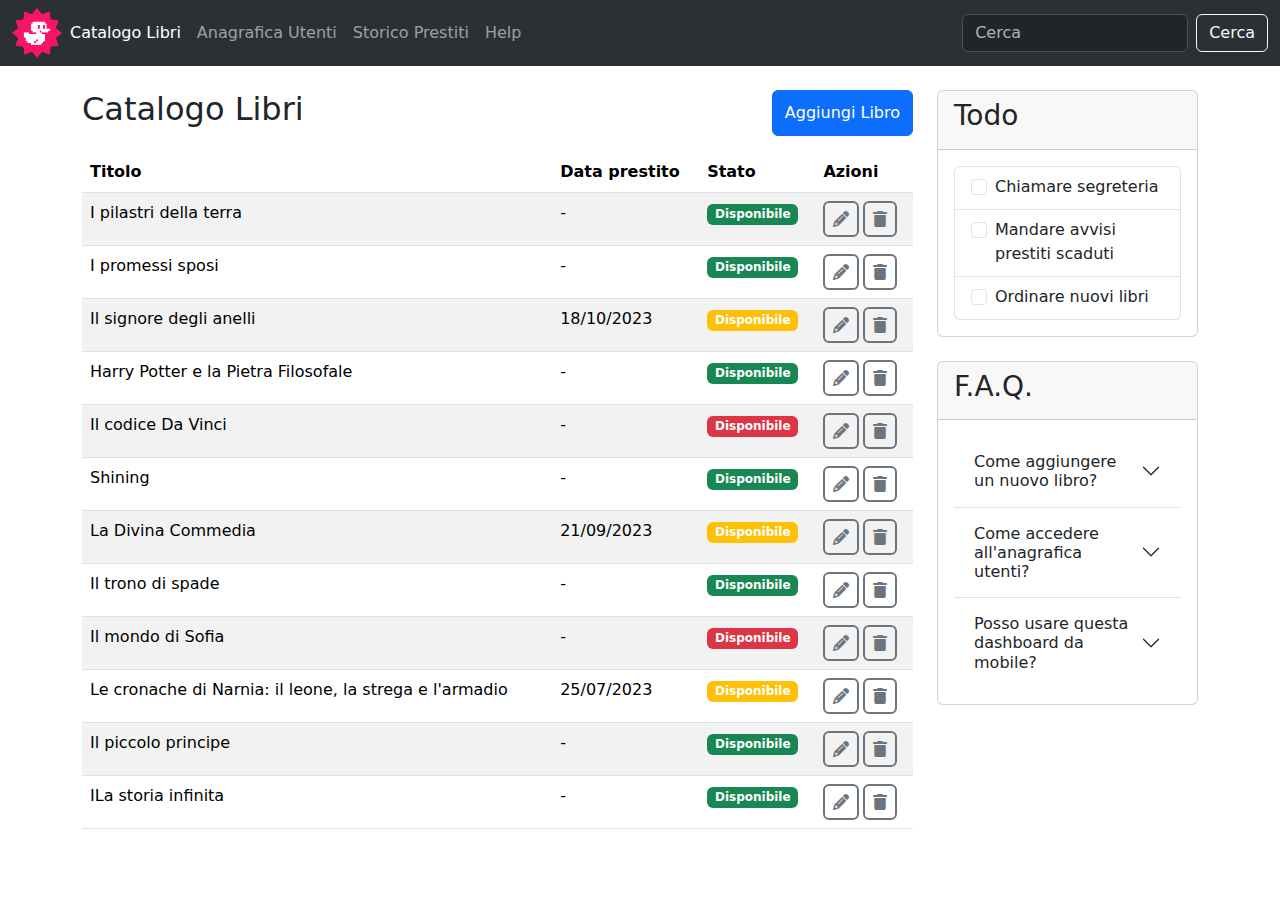
<file: index.html>
<!DOCTYPE html>
<html lang="en">
<head>
    <meta charset="UTF-8">
    <meta name="viewport" content="width=device-width, initial-scale=1.0">
    <title>Catalogo Libri</title>
    <link href="https://cdn.jsdelivr.net/npm/bootstrap@5.3.3/dist/css/bootstrap.min.css" rel="stylesheet" integrity="sha384-QWTKZyjpPEjISv5WaRU9OFeRpok6YctnYmDr5pNlyT2bRjXh0JMhjY6hW+ALEwIH" crossorigin="anonymous">
    <!-- Font Awesome -->
    <link rel="stylesheet" href="https://cdnjs.cloudflare.com/ajax/libs/font-awesome/6.7.2/css/all.min.css" integrity="sha512-Evv84Mr4kqVGRNSgIGL/F/aIDqQb7xQ2vcrdIwxfjThSH8CSR7PBEakCr51Ck+w+/U6swU2Im1vVX0SVk9ABhg==" crossorigin="anonymous" referrerpolicy="no-referrer" />
</head>
<body>
    <header>
        <nav class="navbar navbar-expand-md bg-body-tertiary mb-4" data-bs-theme="dark">
            <div class="container-fluid">
                <img src="./img/duck.png" alt="Bootstrap" width="50">
              <button class="navbar-toggler" type="button" data-bs-toggle="collapse" data-bs-target="#navbarSupportedContent" aria-controls="navbarSupportedContent" aria-expanded="false" aria-label="Toggle navigation">
                <span class="navbar-toggler-icon"></span>
              </button>
              <div class="collapse navbar-collapse" id="navbarSupportedContent">
                <ul class="navbar-nav me-auto mb-2 mb-lg-0">
                  <li class="nav-item">
                    <a class="nav-link active" aria-current="page" href="#">Catalogo Libri</a>
                  </li>
                  <li class="nav-item">
                    <a class="nav-link" aria-current="page" href="#">Anagrafica Utenti</a>
                  </li>
                  <li class="nav-item">
                    <a class="nav-link" aria-current="page" href="#">Storico Prestiti</a>
                  </li>
                  <li class="nav-item">
                    <a class="nav-link" aria-current="page" href="#">Help</a>
                  </li>
                </ul>
                <form class="d-flex" role="search">
                  <input class="form-control me-2" type="search" placeholder="Cerca" aria-label="Search">
                  <button class="btn btn-outline-light" type="submit">Cerca</button>
                </form>
              </div>
            </div>
          </nav>
    </header>
    <main>
        <div class="container">
            <div class="row">
                <div class="col-lg-9 col-md-12">
                    <div class="row">
                        <div class="col-12 d-flex justify-content-between mb-3">
                            <h2>Catalogo Libri</h2>
                            <button type="button" class="btn btn-primary">Aggiungi Libro</button>
                        </div>
                    </div>
                    <div class="row">
                        <div class="col-12">
                            <table class="table table-striped" id="book-table">
                                <thead>
                                  <tr>
                                    <th scope="col">Titolo</th>
                                    <th scope="col" class="d-none d-md-table-cell">Data prestito</th>
                                    <th scope="col">Stato</th>
                                    <th scope="col">Azioni</th>
                                  </tr>
                                </thead>
                                <tbody>
                                  <tr>
                                    <td >I pilastri della terra</td>
                                    <td class="d-none d-md-table-cell">-</td>
                                    <td>
                                        <span class="badge text-bg-success">Disponibile</span>
                                    </td>
                                    <td>
                                        <div class="row">
                                            <div class="col-12 text-secondary d-flex">
                                                <i class="fa-solid fa-pencil p-2 me-1 border border-secondary border-2 rounded"></i>
                                                <i class="fa-solid fa-trash p-2 border border-secondary border-2 rounded"></i>
                                            </div>
                                        </div>
                                    </td>
                                  </tr>
                                  <tr>
                                    <td>I promessi sposi</td>
                                    <td class="d-none d-md-table-cell">-</td>
                                    <td>
                                        <span class="badge text-bg-success">Disponibile</span>
                                    </td>
                                    <td>
                                        <div class="row">
                                            <div class="col-12 text-secondary d-flex">
                                                <i class="fa-solid fa-pencil p-2 me-1 border border-secondary border-2 rounded"></i>
                                                <i class="fa-solid fa-trash p-2 border border-secondary border-2 rounded"></i>
                                            </div>
                                        </div>
                                    </td>
                                  </tr>
                                  <tr>
                                    <td>Il signore degli anelli</td>
                                    <td class="d-none d-md-table-cell">18/10/2023</td>
                                    <td>
                                        <span class="badge text-bg-warning text-white text-white">Disponibile</span>
                                    </td>
                                    <td>
                                        <div class="row">
                                            <div class="col-12 text-secondary d-flex">
                                                <i class="fa-solid fa-pencil p-2 me-1 border border-secondary border-2 rounded"></i>
                                                <i class="fa-solid fa-trash p-2 border border-secondary border-2 rounded"></i>
                                            </div>
                                        </div>
                                    </td>
                                  </tr>
                                  <tr>
                                    <td>Harry Potter e la Pietra Filosofale</td>
                                    <td class="d-none d-md-table-cell">-</td>
                                    <td>
                                        <span class="badge text-bg-success">Disponibile</span>
                                    </td>
                                    <td>
                                        <div class="row">
                                            <div class="col-12 text-secondary d-flex">
                                                <i class="fa-solid fa-pencil p-2 me-1 border border-secondary border-2 rounded"></i>
                                                <i class="fa-solid fa-trash p-2 border border-secondary border-2 rounded"></i>
                                            </div>
                                        </div>
                                    </td>
                                  </tr>
                                  <tr>
                                    <td>Il codice Da Vinci</td>
                                    <td class="d-none d-md-table-cell">-</td>
                                    <td>
                                        <span class="badge text-bg-danger">Disponibile</span>
                                    </td>
                                    <td>
                                        <div class="row">
                                            <div class="col-12 text-secondary d-flex">
                                                <i class="fa-solid fa-pencil p-2 me-1 border border-secondary border-2 rounded"></i>
                                                <i class="fa-solid fa-trash p-2 border border-secondary border-2 rounded"></i>
                                            </div>
                                        </div>
                                    </td>
                                  </tr>
                                  <tr>
                                    <td>Shining</td>
                                    <td class="d-none d-md-table-cell">-</td>
                                    <td>
                                        <span class="badge text-bg-success">Disponibile</span>
                                    </td>
                                    <td>
                                        <div class="row">
                                            <div class="col-12 text-secondary d-flex">
                                                <i class="fa-solid fa-pencil p-2 me-1 border border-secondary border-2 rounded"></i>
                                                <i class="fa-solid fa-trash p-2 border border-secondary border-2 rounded"></i>
                                            </div>
                                        </div>
                                    </td>
                                  </tr>
                                  <tr>
                                    <td>La Divina Commedia</td>
                                    <td class="d-none d-md-table-cell">21/09/2023</td>
                                    <td>
                                        <span class="badge text-bg-warning text-white">Disponibile</span>
                                    </td>
                                    <td>
                                        <div class="row">
                                            <div class="col-12 text-secondary d-flex">
                                                <i class="fa-solid fa-pencil p-2 me-1 border border-secondary border-2 rounded"></i>
                                                <i class="fa-solid fa-trash p-2 border border-secondary border-2 rounded"></i>
                                            </div>
                                        </div>
                                    </td>
                                  </tr>
                                  <tr>
                                    <td>Il trono di spade</td>
                                    <td class="d-none d-md-table-cell">-</td>
                                    <td>
                                        <span class="badge text-bg-success">Disponibile</span>
                                    </td>
                                    <td>
                                        <div class="row">
                                            <div class="col-12 text-secondary d-flex">
                                                <i class="fa-solid fa-pencil p-2 me-1 border border-secondary border-2 rounded"></i>
                                                <i class="fa-solid fa-trash p-2 border border-secondary border-2 rounded"></i>
                                            </div>
                                        </div>
                                    </td>
                                  </tr>
                                  <tr>
                                    <td>Il mondo di Sofia</td>
                                    <td class="d-none d-md-table-cell">-</td>
                                    <td>
                                        <span class="badge text-bg-danger">Disponibile</span>
                                    </td>
                                    <td>
                                        <div class="row">
                                            <div class="col-12 text-secondary d-flex">
                                                <i class="fa-solid fa-pencil p-2 me-1 border border-secondary border-2 rounded"></i>
                                                <i class="fa-solid fa-trash p-2 border border-secondary border-2 rounded"></i>
                                            </div>
                                        </div>
                                    </td>
                                  </tr>
                                  <tr>
                                    <td>Le cronache di Narnia: il leone, la strega e l'armadio</td>
                                    <td class="d-none d-md-table-cell">25/07/2023</td>
                                    <td>
                                        <span class="badge text-bg-warning text-white">Disponibile</span>
                                    </td>
                                    <td>
                                        <div class="row">
                                            <div class="col-12 text-secondary d-flex">
                                                <i class="fa-solid fa-pencil p-2 me-1 border border-secondary border-2 rounded"></i>
                                                <i class="fa-solid fa-trash p-2 border border-secondary border-2 rounded"></i>
                                            </div>
                                        </div>
                                    </td>
                                  </tr>
                                  <tr>
                                    <td>Il piccolo principe</td>
                                    <td class="d-none d-md-table-cell">-</td>
                                    <td>
                                        <span class="badge text-bg-success">Disponibile</span>
                                    </td>
                                    <td>
                                        <div class="row">
                                            <div class="col-12 text-secondary d-flex">
                                                <i class="fa-solid fa-pencil p-2 me-1 border border-secondary border-2 rounded"></i>
                                                <i class="fa-solid fa-trash p-2 border border-secondary border-2 rounded"></i>
                                            </div>
                                        </div>
                                    </td>
                                  </tr>
                                  <tr>
                                    <td>ILa storia infinita</td>
                                    <td class="d-none d-md-table-cell">-</td>
                                    <td>
                                        <span class="badge text-bg-success">Disponibile</span>
                                    </td>
                                    <td>
                                        <div class="row">
                                            <div class="col-12 text-secondary d-flex">
                                                <i class="fa-solid fa-pencil p-2 me-1 border border-secondary border-2 rounded"></i>
                                                <i class="fa-solid fa-trash p-2 border border-secondary border-2 rounded"></i>
                                            </div>
                                        </div>
                                    </td>
                                  </tr>

                                </tbody>
                              </table>
                        </div>
                    </div>
                </div>
                <div class="col-lg-3 col-md-12">
                    <div class="card">
                        <div class="card-header">
                            <h3>Todo</h3>
                        </div>
                        <div class="card-body">
                            <ul class="list-group">
                                <li class="list-group-item"> 
                                    <div class="form-check">
                                        <input class="form-check-input" type="checkbox" value="" id="flexCheckDefault">
                                        <label class="form-check-label" for="flexCheckDefault">
                                            Chiamare segreteria
                                        </label>
                                    </div>
                                </li>
                                <li class="list-group-item"> 
                                    <div class="form-check">
                                        <input class="form-check-input" type="checkbox" value="" id="flexCheckDefault">
                                        <label class="form-check-label" for="flexCheckDefault">
                                            Mandare avvisi prestiti scaduti
                                        </label>
                                    </div>
                                </li>
                                <li class="list-group-item"> 
                                    <div class="form-check">
                                        <input class="form-check-input" type="checkbox" value="" id="flexCheckDefault">
                                        <label class="form-check-label" for="flexCheckDefault">
                                            Ordinare nuovi libri
                                        </label>
                                    </div>
                                </li>
                              </ul>
                              
                        </div>
                    </div>
                    <div class="card mt-4">
                        <div class="card-header">
                            <h3>F.A.Q.</h3>
                        </div>
                        <div class="card-body">
                            <div class="accordion accordion-flush" id="accordionExample">
                                <div class="accordion-item">
                                  <h2 class="accordion-header">
                                    <button class="accordion-button collapsed" type="button" data-bs-toggle="collapse" data-bs-target="#collapseOne" aria-expanded="false" aria-controls="collapseOne">
                                      Come aggiungere un nuovo libro?
                                    </button>
                                  </h2>
                                  <div id="collapseOne" class="accordion-collapse collapse" data-bs-parent="#accordionExample">
                                    <div class="accordion-body">
                                      <strong>This is the first item's accordion body.</strong> It is shown by default, until the collapse plugin adds the appropriate classes that we use to style each element. These classes control the overall appearance, as well as the showing and hiding via CSS transitions. You can modify any of this with custom CSS or overriding our default variables. It's also worth noting that just about any HTML can go within the <code>.accordion-body</code>, though the transition does limit overflow.
                                    </div>
                                  </div>
                                </div>
                                <div class="accordion-item">
                                  <h2 class="accordion-header">
                                    <button class="accordion-button collapsed" type="button" data-bs-toggle="collapse" data-bs-target="#collapseTwo" aria-expanded="false" aria-controls="collapseTwo">
                                      Come accedere all'anagrafica utenti?
                                    </button>
                                  </h2>
                                  <div id="collapseTwo" class="accordion-collapse collapse" data-bs-parent="#accordionExample">
                                    <div class="accordion-body">
                                      <strong>This is the second item's accordion body.</strong> It is hidden by default, until the collapse plugin adds the appropriate classes that we use to style each element. These classes control the overall appearance, as well as the showing and hiding via CSS transitions. You can modify any of this with custom CSS or overriding our default variables. It's also worth noting that just about any HTML can go within the <code>.accordion-body</code>, though the transition does limit overflow.
                                    </div>
                                  </div>
                                </div>
                                <div class="accordion-item">
                                  <h2 class="accordion-header">
                                    <button class="accordion-button collapsed" type="button" data-bs-toggle="collapse" data-bs-target="#collapseThree" aria-expanded="false" aria-controls="collapseThree">
                                      Posso usare questa dashboard da mobile?
                                    </button>
                                  </h2>
                                  <div id="collapseThree" class="accordion-collapse collapse" data-bs-parent="#accordionExample">
                                    <div class="accordion-body">
                                      <strong>This is the third item's accordion body.</strong> It is hidden by default, until the collapse plugin adds the appropriate classes that we use to style each element. These classes control the overall appearance, as well as the showing and hiding via CSS transitions. You can modify any of this with custom CSS or overriding our default variables. It's also worth noting that just about any HTML can go within the <code>.accordion-body</code>, though the transition does limit overflow.
                                    </div>
                                  </div>
                                </div>
                              </div>   
                        </div>
                      </div>
                </div>
            </div>
        </div>
    </main>













    <script src="https://cdn.jsdelivr.net/npm/bootstrap@5.3.3/dist/js/bootstrap.bundle.min.js" integrity="sha384-YvpcrYf0tY3lHB60NNkmXc5s9fDVZLESaAA55NDzOxhy9GkcIdslK1eN7N6jIeHz" crossorigin="anonymous"></script>
</body>
</html>
</file>
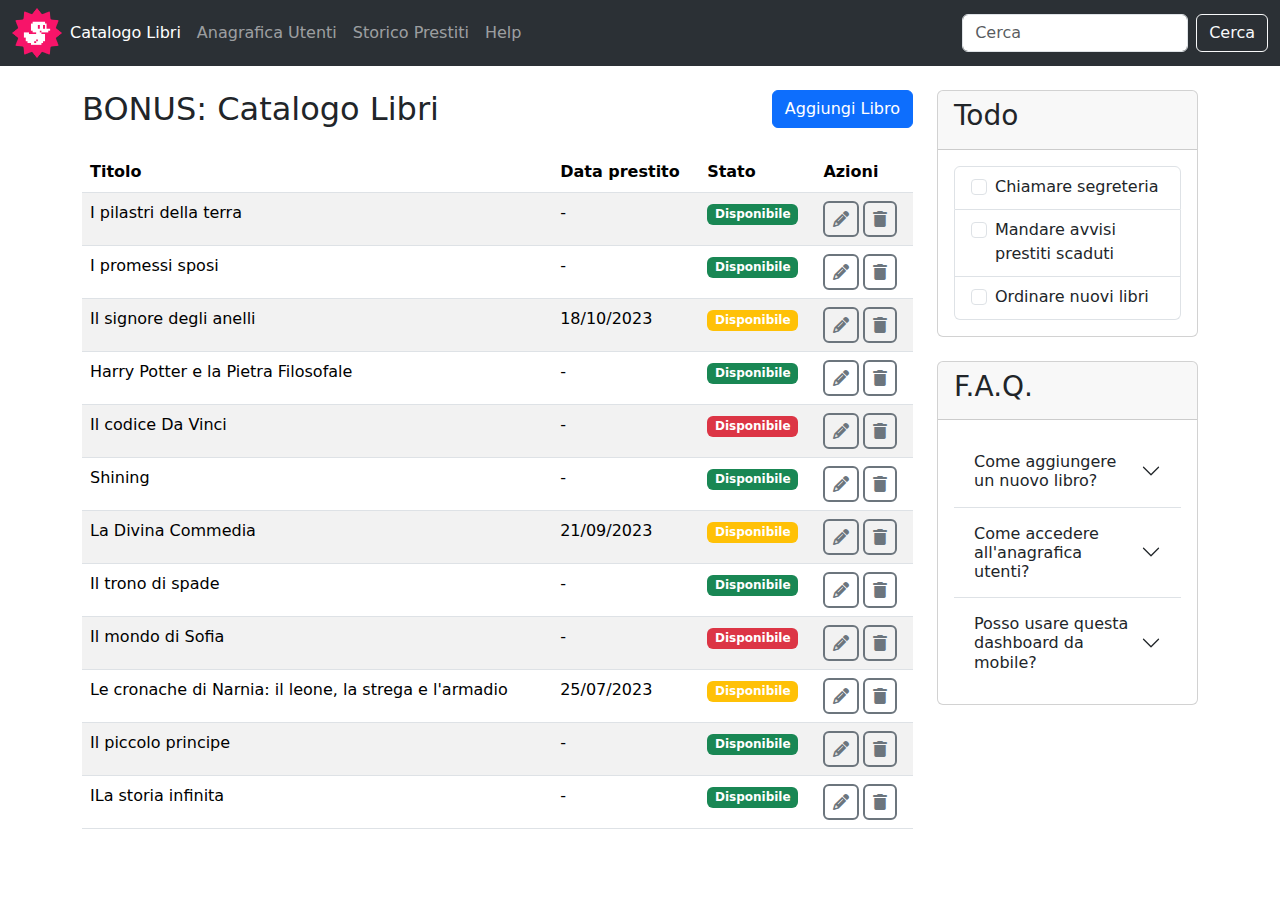
<file: bonus/index.html>
<!DOCTYPE html>
<html lang="en">
<head>
    <meta charset="UTF-8">
    <meta name="viewport" content="width=device-width, initial-scale=1.0">
    <title>BONUS: Catalogo Libri</title>
    <link href="https://cdn.jsdelivr.net/npm/bootstrap@5.3.3/dist/css/bootstrap.min.css" rel="stylesheet" integrity="sha384-QWTKZyjpPEjISv5WaRU9OFeRpok6YctnYmDr5pNlyT2bRjXh0JMhjY6hW+ALEwIH" crossorigin="anonymous">
    <!-- Font Awesome -->
    <link rel="stylesheet" href="https://cdnjs.cloudflare.com/ajax/libs/font-awesome/6.7.2/css/all.min.css" integrity="sha512-Evv84Mr4kqVGRNSgIGL/F/aIDqQb7xQ2vcrdIwxfjThSH8CSR7PBEakCr51Ck+w+/U6swU2Im1vVX0SVk9ABhg==" crossorigin="anonymous" referrerpolicy="no-referrer" />
</head>
<body>
    <header>
        <nav class="navbar navbar-expand-md bg-body-tertiary mb-4" data-bs-theme="dark">
            <div class="container-fluid">
                <img src="./img/duck.png" alt="Bootstrap" width="50">
              <button class="navbar-toggler" type="button" data-bs-toggle="collapse" data-bs-target="#navbarSupportedContent" aria-controls="navbarSupportedContent" aria-expanded="false" aria-label="Toggle navigation">
                <span class="navbar-toggler-icon"></span>
              </button>
              <div class="collapse navbar-collapse" id="navbarSupportedContent">
                <ul class="navbar-nav me-auto mb-2 mb-lg-0">
                  <li class="nav-item">
                    <a class="nav-link active" aria-current="page" href="#">Catalogo Libri</a>
                  </li>
                  <li class="nav-item">
                    <a class="nav-link" aria-current="page" href="#">Anagrafica Utenti</a>
                  </li>
                  <li class="nav-item">
                    <a class="nav-link" aria-current="page" href="#">Storico Prestiti</a>
                  </li>
                  <li class="nav-item">
                    <a class="nav-link" aria-current="page" href="#">Help</a>
                  </li>
                </ul>
                <form class="d-flex" role="search">
                  <input class="form-control me-2 bg-white" data-bs-theme="light" type="search" placeholder="Cerca" aria-label="Search">
                  <button class="btn btn-outline-light" type="submit">Cerca</button>
                </form>
              </div>
            </div>
          </nav>
    </header>
    <main>
        <div class="container">
            <div class="row">
                <div class="col-lg-9 col-md-12">
                    <div class="row">
                        <div class="col-12 d-flex justify-content-between mb-3">
                            <h2>BONUS: Catalogo Libri</h2>
                            <a href="./aggiungi-libro/index.html"><button type="button" class="btn btn-primary">Aggiungi Libro</button></a>
                        </div>
                    </div>
                    <div class="row">
                        <div class="col-12">
                            <table class="table table-striped" id="book-table">
                                <thead>
                                  <tr>
                                    <th scope="col">Titolo</th>
                                    <th scope="col" class="d-none d-md-table-cell">Data prestito</th>
                                    <th scope="col">Stato</th>
                                    <th scope="col">Azioni</th>
                                  </tr>
                                </thead>
                                <tbody>
                                  <tr>
                                    <td >I pilastri della terra</td>
                                    <td class="d-none d-md-table-cell">-</td>
                                    <td>
                                        <span class="badge text-bg-success">Disponibile</span>
                                    </td>
                                    <td>
                                        <div class="row">
                                            <div class="col-12 text-secondary d-flex">
                                                <i class="fa-solid fa-pencil p-2 me-1 border border-secondary border-2 rounded"></i>
                                                <i class="fa-solid fa-trash p-2 border border-secondary border-2 rounded"></i>
                                            </div>
                                        </div>
                                    </td>
                                  </tr>
                                  <tr>
                                    <td>I promessi sposi</td>
                                    <td class="d-none d-md-table-cell">-</td>
                                    <td>
                                        <span class="badge text-bg-success">Disponibile</span>
                                    </td>
                                    <td>
                                        <div class="row">
                                            <div class="col-12 text-secondary d-flex">
                                                <i class="fa-solid fa-pencil p-2 me-1 border border-secondary border-2 rounded"></i>
                                                <i class="fa-solid fa-trash p-2 border border-secondary border-2 rounded"></i>
                                            </div>
                                        </div>
                                    </td>
                                  </tr>
                                  <tr>
                                    <td>Il signore degli anelli</td>
                                    <td class="d-none d-md-table-cell">18/10/2023</td>
                                    <td>
                                        <span class="badge text-bg-warning text-white text-white">Disponibile</span>
                                    </td>
                                    <td>
                                        <div class="row">
                                            <div class="col-12 text-secondary d-flex">
                                                <i class="fa-solid fa-pencil p-2 me-1 border border-secondary border-2 rounded"></i>
                                                <i class="fa-solid fa-trash p-2 border border-secondary border-2 rounded"></i>
                                            </div>
                                        </div>
                                    </td>
                                  </tr>
                                  <tr>
                                    <td>Harry Potter e la Pietra Filosofale</td>
                                    <td class="d-none d-md-table-cell">-</td>
                                    <td>
                                        <span class="badge text-bg-success">Disponibile</span>
                                    </td>
                                    <td>
                                        <div class="row">
                                            <div class="col-12 text-secondary d-flex">
                                                <i class="fa-solid fa-pencil p-2 me-1 border border-secondary border-2 rounded"></i>
                                                <i class="fa-solid fa-trash p-2 border border-secondary border-2 rounded"></i>
                                            </div>
                                        </div>
                                    </td>
                                  </tr>
                                  <tr>
                                    <td>Il codice Da Vinci</td>
                                    <td class="d-none d-md-table-cell">-</td>
                                    <td>
                                        <span class="badge text-bg-danger">Disponibile</span>
                                    </td>
                                    <td>
                                        <div class="row">
                                            <div class="col-12 text-secondary d-flex">
                                                <i class="fa-solid fa-pencil p-2 me-1 border border-secondary border-2 rounded"></i>
                                                <i class="fa-solid fa-trash p-2 border border-secondary border-2 rounded"></i>
                                            </div>
                                        </div>
                                    </td>
                                  </tr>
                                  <tr>
                                    <td>Shining</td>
                                    <td class="d-none d-md-table-cell">-</td>
                                    <td>
                                        <span class="badge text-bg-success">Disponibile</span>
                                    </td>
                                    <td>
                                        <div class="row">
                                            <div class="col-12 text-secondary d-flex">
                                                <i class="fa-solid fa-pencil p-2 me-1 border border-secondary border-2 rounded"></i>
                                                <i class="fa-solid fa-trash p-2 border border-secondary border-2 rounded"></i>
                                            </div>
                                        </div>
                                    </td>
                                  </tr>
                                  <tr>
                                    <td>La Divina Commedia</td>
                                    <td class="d-none d-md-table-cell">21/09/2023</td>
                                    <td>
                                        <span class="badge text-bg-warning text-white">Disponibile</span>
                                    </td>
                                    <td>
                                        <div class="row">
                                            <div class="col-12 text-secondary d-flex">
                                                <i class="fa-solid fa-pencil p-2 me-1 border border-secondary border-2 rounded"></i>
                                                <i class="fa-solid fa-trash p-2 border border-secondary border-2 rounded"></i>
                                            </div>
                                        </div>
                                    </td>
                                  </tr>
                                  <tr>
                                    <td>Il trono di spade</td>
                                    <td class="d-none d-md-table-cell">-</td>
                                    <td>
                                        <span class="badge text-bg-success">Disponibile</span>
                                    </td>
                                    <td>
                                        <div class="row">
                                            <div class="col-12 text-secondary d-flex">
                                                <i class="fa-solid fa-pencil p-2 me-1 border border-secondary border-2 rounded"></i>
                                                <i class="fa-solid fa-trash p-2 border border-secondary border-2 rounded"></i>
                                            </div>
                                        </div>
                                    </td>
                                  </tr>
                                  <tr>
                                    <td>Il mondo di Sofia</td>
                                    <td class="d-none d-md-table-cell">-</td>
                                    <td>
                                        <span class="badge text-bg-danger">Disponibile</span>
                                    </td>
                                    <td>
                                        <div class="row">
                                            <div class="col-12 text-secondary d-flex">
                                                <i class="fa-solid fa-pencil p-2 me-1 border border-secondary border-2 rounded"></i>
                                                <i class="fa-solid fa-trash p-2 border border-secondary border-2 rounded"></i>
                                            </div>
                                        </div>
                                    </td>
                                  </tr>
                                  <tr>
                                    <td>Le cronache di Narnia: il leone, la strega e l'armadio</td>
                                    <td class="d-none d-md-table-cell">25/07/2023</td>
                                    <td>
                                        <span class="badge text-bg-warning text-white">Disponibile</span>
                                    </td>
                                    <td>
                                        <div class="row">
                                            <div class="col-12 text-secondary d-flex">
                                                <i class="fa-solid fa-pencil p-2 me-1 border border-secondary border-2 rounded"></i>
                                                <i class="fa-solid fa-trash p-2 border border-secondary border-2 rounded"></i>
                                            </div>
                                        </div>
                                    </td>
                                  </tr>
                                  <tr>
                                    <td>Il piccolo principe</td>
                                    <td class="d-none d-md-table-cell">-</td>
                                    <td>
                                        <span class="badge text-bg-success">Disponibile</span>
                                    </td>
                                    <td>
                                        <div class="row">
                                            <div class="col-12 text-secondary d-flex">
                                                <i class="fa-solid fa-pencil p-2 me-1 border border-secondary border-2 rounded"></i>
                                                <i class="fa-solid fa-trash p-2 border border-secondary border-2 rounded"></i>
                                            </div>
                                        </div>
                                    </td>
                                  </tr>
                                  <tr>
                                    <td>ILa storia infinita</td>
                                    <td class="d-none d-md-table-cell">-</td>
                                    <td>
                                        <span class="badge text-bg-success">Disponibile</span>
                                    </td>
                                    <td>
                                        <div class="row">
                                            <div class="col-12 text-secondary d-flex">
                                                <i class="fa-solid fa-pencil p-2 me-1 border border-secondary border-2 rounded"></i>
                                                <i class="fa-solid fa-trash p-2 border border-secondary border-2 rounded"></i>
                                            </div>
                                        </div>
                                    </td>
                                  </tr>

                                </tbody>
                              </table>
                        </div>
                    </div>
                </div>
                <div class="col-lg-3 col-md-12">
                    <div class="card">
                        <div class="card-header">
                            <h3>Todo</h3>
                        </div>
                        <div class="card-body">
                            <ul class="list-group">
                                <li class="list-group-item"> 
                                    <div class="form-check">
                                        <input class="form-check-input" type="checkbox" value="" id="flexCheckDefault">
                                        <label class="form-check-label" for="flexCheckDefault">
                                            Chiamare segreteria
                                        </label>
                                    </div>
                                </li>
                                <li class="list-group-item"> 
                                    <div class="form-check">
                                        <input class="form-check-input" type="checkbox" value="" id="flexCheckDefault">
                                        <label class="form-check-label" for="flexCheckDefault">
                                            Mandare avvisi prestiti scaduti
                                        </label>
                                    </div>
                                </li>
                                <li class="list-group-item"> 
                                    <div class="form-check">
                                        <input class="form-check-input" type="checkbox" value="" id="flexCheckDefault">
                                        <label class="form-check-label" for="flexCheckDefault">
                                            Ordinare nuovi libri
                                        </label>
                                    </div>
                                </li>
                              </ul>
                              
                        </div>
                    </div>
                    <div class="card mt-4">
                        <div class="card-header">
                            <h3>F.A.Q.</h3>
                        </div>
                        <div class="card-body">
                            <div class="accordion accordion-flush" id="accordionExample">
                                <div class="accordion-item">
                                  <h2 class="accordion-header">
                                    <button class="accordion-button collapsed" type="button" data-bs-toggle="collapse" data-bs-target="#collapseOne" aria-expanded="false" aria-controls="collapseOne">
                                      Come aggiungere un nuovo libro?
                                    </button>
                                  </h2>
                                  <div id="collapseOne" class="accordion-collapse collapse" data-bs-parent="#accordionExample">
                                    <div class="accordion-body">
                                      <strong>This is the first item's accordion body.</strong> It is shown by default, until the collapse plugin adds the appropriate classes that we use to style each element. These classes control the overall appearance, as well as the showing and hiding via CSS transitions. You can modify any of this with custom CSS or overriding our default variables. It's also worth noting that just about any HTML can go within the <code>.accordion-body</code>, though the transition does limit overflow.
                                    </div>
                                  </div>
                                </div>
                                <div class="accordion-item">
                                  <h2 class="accordion-header">
                                    <button class="accordion-button collapsed" type="button" data-bs-toggle="collapse" data-bs-target="#collapseTwo" aria-expanded="false" aria-controls="collapseTwo">
                                      Come accedere all'anagrafica utenti?
                                    </button>
                                  </h2>
                                  <div id="collapseTwo" class="accordion-collapse collapse" data-bs-parent="#accordionExample">
                                    <div class="accordion-body">
                                      <strong>This is the second item's accordion body.</strong> It is hidden by default, until the collapse plugin adds the appropriate classes that we use to style each element. These classes control the overall appearance, as well as the showing and hiding via CSS transitions. You can modify any of this with custom CSS or overriding our default variables. It's also worth noting that just about any HTML can go within the <code>.accordion-body</code>, though the transition does limit overflow.
                                    </div>
                                  </div>
                                </div>
                                <div class="accordion-item">
                                  <h2 class="accordion-header">
                                    <button class="accordion-button collapsed" type="button" data-bs-toggle="collapse" data-bs-target="#collapseThree" aria-expanded="false" aria-controls="collapseThree">
                                      Posso usare questa dashboard da mobile?
                                    </button>
                                  </h2>
                                  <div id="collapseThree" class="accordion-collapse collapse" data-bs-parent="#accordionExample">
                                    <div class="accordion-body">
                                      <strong>This is the third item's accordion body.</strong> It is hidden by default, until the collapse plugin adds the appropriate classes that we use to style each element. These classes control the overall appearance, as well as the showing and hiding via CSS transitions. You can modify any of this with custom CSS or overriding our default variables. It's also worth noting that just about any HTML can go within the <code>.accordion-body</code>, though the transition does limit overflow.
                                    </div>
                                  </div>
                                </div>
                              </div>   
                        </div>
                      </div>
                </div>
            </div>
        </div>

    </main>

    <script src="https://cdn.jsdelivr.net/npm/@popperjs/core@2.11.8/dist/umd/popper.min.js" integrity="sha384-I7E8VVD/ismYTF4hNIPjVp/Zjvgyol6VFvRkX/vR+Vc4jQkC+hVqc2pM8ODewa9r" crossorigin="anonymous"></script>
    <script src="https://cdn.jsdelivr.net/npm/bootstrap@5.3.3/dist/js/bootstrap.min.js" integrity="sha384-0pUGZvbkm6XF6gxjEnlmuGrJXVbNuzT9qBBavbLwCsOGabYfZo0T0to5eqruptLy" crossorigin="anonymous"></script>

</body>
</html>
</file>
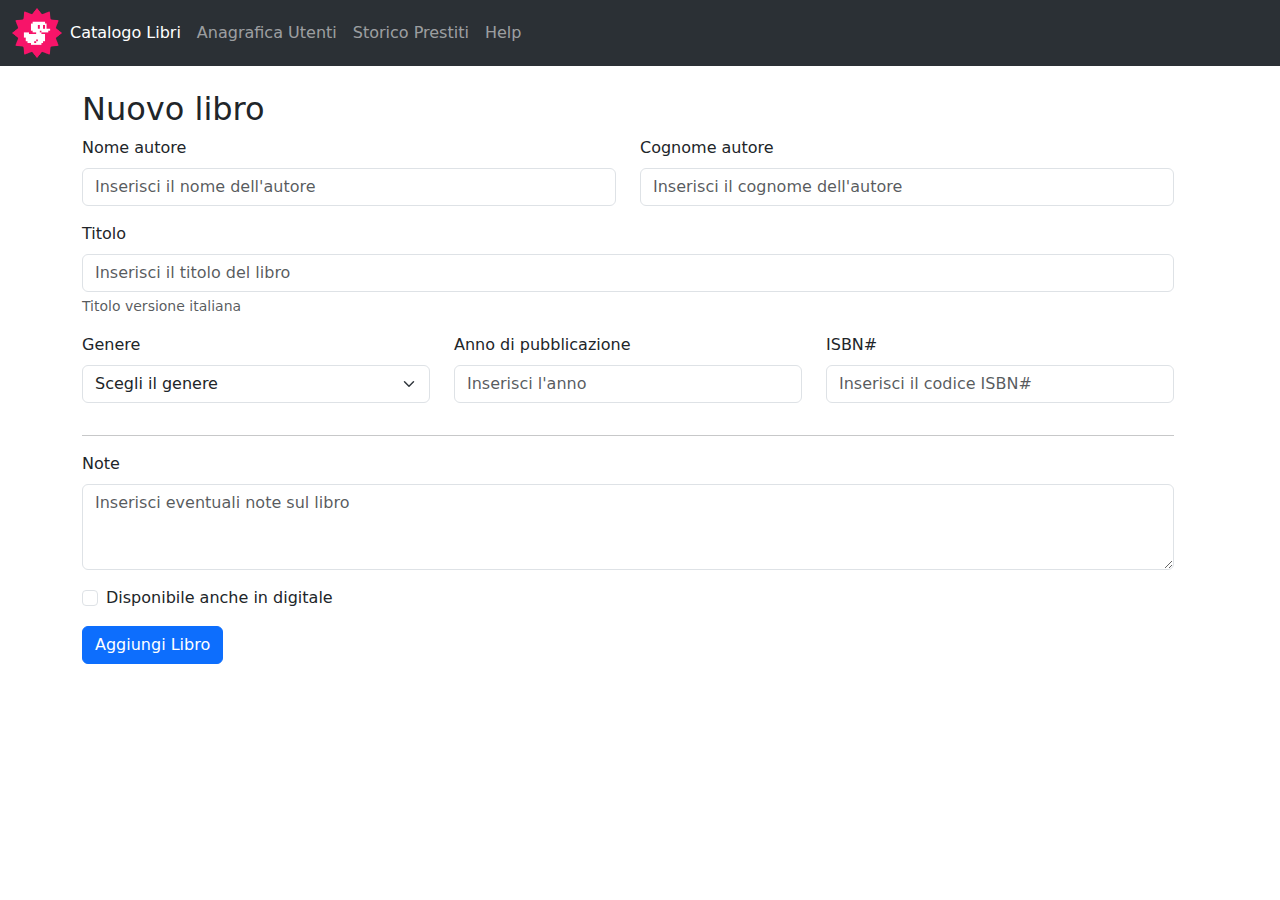
<file: bonus/aggiungi-libro/index.html>
<!DOCTYPE html>
<html lang="en">
<head>
    <meta charset="UTF-8">
    <meta name="viewport" content="width=device-width, initial-scale=1.0">
    <title>BONUS: Aggiungi Libri</title>
    <link href="https://cdn.jsdelivr.net/npm/bootstrap@5.3.3/dist/css/bootstrap.min.css" rel="stylesheet" integrity="sha384-QWTKZyjpPEjISv5WaRU9OFeRpok6YctnYmDr5pNlyT2bRjXh0JMhjY6hW+ALEwIH" crossorigin="anonymous">
    <!-- Font Awesome -->
    <link rel="stylesheet" href="https://cdnjs.cloudflare.com/ajax/libs/font-awesome/6.7.2/css/all.min.css" integrity="sha512-Evv84Mr4kqVGRNSgIGL/F/aIDqQb7xQ2vcrdIwxfjThSH8CSR7PBEakCr51Ck+w+/U6swU2Im1vVX0SVk9ABhg==" crossorigin="anonymous" referrerpolicy="no-referrer" />
</head>
<body>
    <header>
        <nav class="navbar navbar-expand-md bg-body-tertiary mb-4" data-bs-theme="dark">
            <div class="container-fluid">
                <img src="../img/duck.png" alt="Bootstrap" width="50">
              <button class="navbar-toggler" type="button" data-bs-toggle="collapse" data-bs-target="#navbarSupportedContent" aria-controls="navbarSupportedContent" aria-expanded="false" aria-label="Toggle navigation">
                <span class="navbar-toggler-icon"></span>
              </button>
              <div class="collapse navbar-collapse" id="navbarSupportedContent">
                <ul class="navbar-nav me-auto mb-2 mb-lg-0">
                  <li class="nav-item">
                    <a class="nav-link active" aria-current="page" href="#">Catalogo Libri</a>
                  </li>
                  <li class="nav-item">
                    <a class="nav-link" aria-current="page" href="#">Anagrafica Utenti</a>
                  </li>
                  <li class="nav-item">
                    <a class="nav-link" aria-current="page" href="#">Storico Prestiti</a>
                  </li>
                  <li class="nav-item">
                    <a class="nav-link" aria-current="page" href="#">Help</a>
                  </li>
                </ul>
                
              </div>
            </div>
          </nav>
    </header>
    <main>
        <div class="container">
           <div class="row">
            <div class="col-12">
                <h2>Nuovo libro</h2>
            </div>
            <div class="row">
                <div class="col-12">
                    <form>
                        <div class="row">
                            <div class="col-6">
                                <div class="mb-3">
                                    <label for="author-firstname" class="form-label">Nome autore</label>
                                    <input required type="text" class="form-control" id="author-firstname" placeholder="Inserisci il nome dell'autore">
                                </div>
                            </div>
                            <div class="col-6">
                                <div class="mb-3">
                                    <label for="author-lastname" class="form-label">Cognome autore</label>
                                    <input required type="text" class="form-control" id="author-lastname" placeholder="Inserisci il cognome dell'autore">
                                </div>
                            </div>
                        </div>
                        <div class="row">
                            <div class="col-12">
                                <div class="mb-3">
                                    <label for="book-title" class="form-label">Titolo</label>
                                    <input required type="text" class="form-control" id="book-title" placeholder="Inserisci il titolo del libro">
                                    <div id="bookelp" class="form-text">Titolo versione italiana</div>
                                </div>        
                            </div>
                        </div>
                        <div class="row">
                            <div class="col-md-4 col-12">
                                <label for="gender" class="form-label">Genere</label>
                                <select class="form-select" aria-label="Genere" id="gender" required>
                                    <option value="" selected disabled>Scegli il genere</option>
                                    <option value="1">Donna</option>
                                    <option value="2">Uomo</option>
                                    <option value="3">Altro</option>
                                  </select>
                            </div>
                            <div class="col-md-4 col-12">
                                <div class="mb-3">
                                    <label for="publish-year" class="form-label">Anno di pubblicazione</label>
                                    <input required type="number" class="form-control" id="publish-year" placeholder="Inserisci l'anno" min="1920" max="2025">
                                </div> 
                            </div>
                            <div class="col-md-4 col-12">
                                <div class="mb-3">
                                    <label for="publish-year" class="form-label">ISBN#</label>
                                    <input  requiredtype="number" class="form-control" id="publish-year" placeholder="Inserisci il codice ISBN#">
                                </div>
                            </div>
                        </div>
                    <hr>
                        <div class="row">
                            <div class="col-12">
                                <div class="mb-3">
                                    <label for="note-textarea" class="form-label">Note</label>
                                    <textarea class="form-control" id="note-textarea" rows="3" placeholder="Inserisci eventuali note sul libro"></textarea>
                                  </div>
                            </div>
                        </div>
                        <div class="mb-3 form-check">
                          <input required type="checkbox" class="form-check-input" id="exampleCheck1">
                          <label class="form-check-label" for="exampleCheck1">Disponibile anche in digitale</label>
                        </div>
                        <button type="submit" class="btn btn-primary">Aggiungi Libro</button>
                      </form>
                </div>
            </div>
           </div> 
        </div>

    </main>
    <script src="https://cdn.jsdelivr.net/npm/bootstrap@5.3.3/dist/js/bootstrap.bundle.min.js" integrity="sha384-YvpcrYf0tY3lHB60NNkmXc5s9fDVZLESaAA55NDzOxhy9GkcIdslK1eN7N6jIeHz" crossorigin="anonymous"></script>
</body>
</html>
</file>
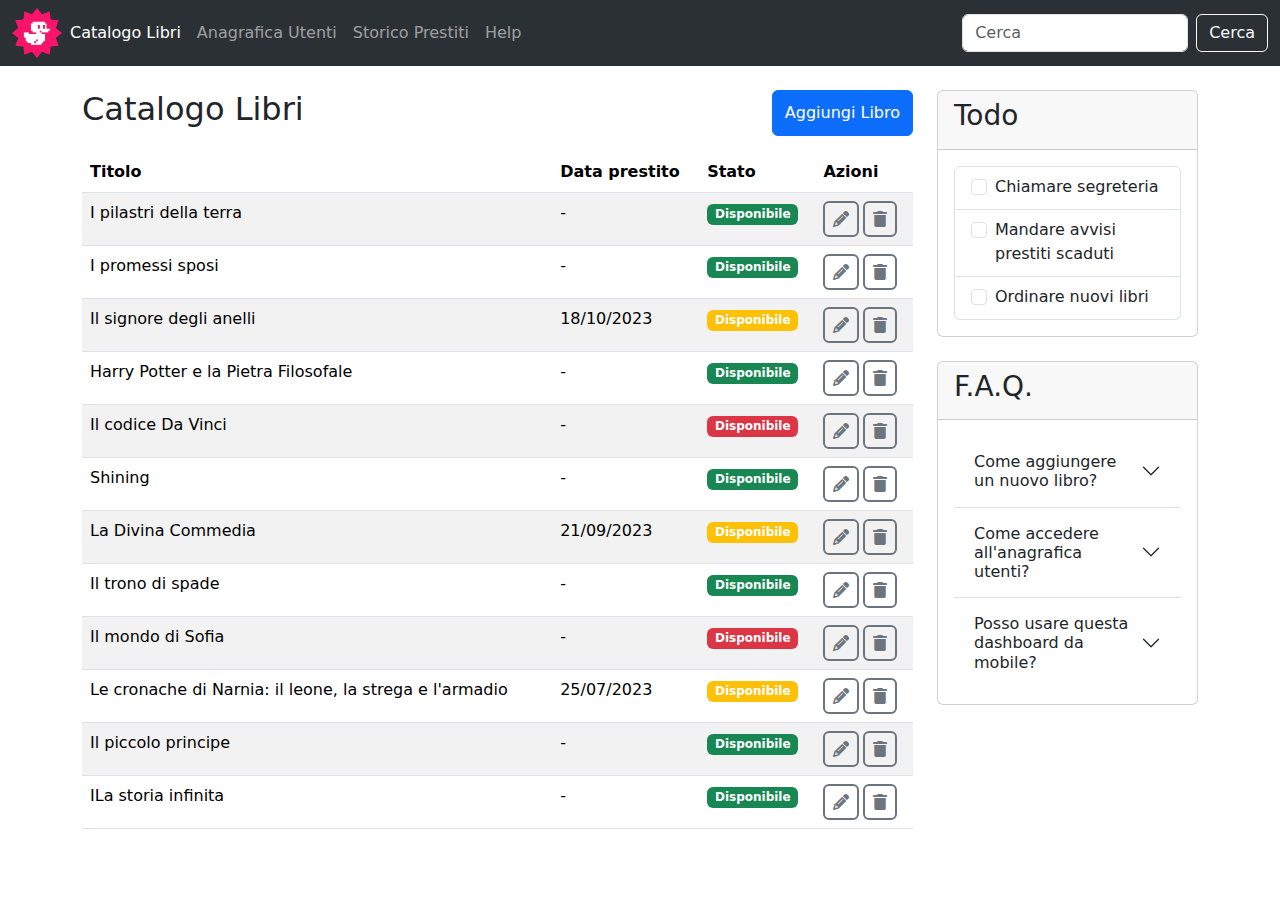
<file: bonus/mockup/index.html>
<!DOCTYPE html>
<html lang="en">
<head>
    <meta charset="UTF-8">
    <meta name="viewport" content="width=device-width, initial-scale=1.0">
    <title>BONUS: Catalogo Libri</title>
    <link href="https://cdn.jsdelivr.net/npm/bootstrap@5.3.3/dist/css/bootstrap.min.css" rel="stylesheet" integrity="sha384-QWTKZyjpPEjISv5WaRU9OFeRpok6YctnYmDr5pNlyT2bRjXh0JMhjY6hW+ALEwIH" crossorigin="anonymous">
    <!-- Font Awesome -->
    <link rel="stylesheet" href="https://cdnjs.cloudflare.com/ajax/libs/font-awesome/6.7.2/css/all.min.css" integrity="sha512-Evv84Mr4kqVGRNSgIGL/F/aIDqQb7xQ2vcrdIwxfjThSH8CSR7PBEakCr51Ck+w+/U6swU2Im1vVX0SVk9ABhg==" crossorigin="anonymous" referrerpolicy="no-referrer" />
</head>
<body>
    <header>
        <nav class="navbar navbar-expand-md bg-body-tertiary mb-4" data-bs-theme="dark">
            <div class="container-fluid">
                <img src="./img/duck.png" alt="Bootstrap" width="50">
              <button class="navbar-toggler" type="button" data-bs-toggle="collapse" data-bs-target="#navbarSupportedContent" aria-controls="navbarSupportedContent" aria-expanded="false" aria-label="Toggle navigation">
                <span class="navbar-toggler-icon"></span>
              </button>
              <div class="collapse navbar-collapse" id="navbarSupportedContent">
                <ul class="navbar-nav me-auto mb-2 mb-lg-0">
                  <li class="nav-item">
                    <a class="nav-link active" aria-current="page" href="#">Catalogo Libri</a>
                  </li>
                  <li class="nav-item">
                    <a class="nav-link" aria-current="page" href="#">Anagrafica Utenti</a>
                  </li>
                  <li class="nav-item">
                    <a class="nav-link" aria-current="page" href="#">Storico Prestiti</a>
                  </li>
                  <li class="nav-item">
                    <a class="nav-link" aria-current="page" href="#">Help</a>
                  </li>
                </ul>
                <form class="d-flex" role="search">
                  <input class="form-control me-2 bg-white" data-bs-theme="light" type="search" placeholder="Cerca" aria-label="Search">
                  <button class="btn btn-outline-light" type="submit">Cerca</button>
                </form>
              </div>
            </div>
          </nav>
    </header>
    <main>
        <div class="container">
            <div class="row">
                <div class="col-lg-9 col-md-12">
                    <div class="row">
                        <div class="col-12 d-flex justify-content-between mb-3">
                            <h2>Catalogo Libri</h2>
                            <button type="button" class="btn btn-primary">Aggiungi Libro</button>
                        </div>
                    </div>
                    <div class="row">
                        <div class="col-12">
                            <table class="table table-striped" id="book-table">
                                <thead>
                                  <tr>
                                    <th scope="col">Titolo</th>
                                    <th scope="col" class="d-none d-md-table-cell">Data prestito</th>
                                    <th scope="col">Stato</th>
                                    <th scope="col">Azioni</th>
                                  </tr>
                                </thead>
                                <tbody>
                                  <tr>
                                    <td >I pilastri della terra</td>
                                    <td class="d-none d-md-table-cell">-</td>
                                    <td>
                                        <span class="badge text-bg-success">Disponibile</span>
                                    </td>
                                    <td>
                                        <div class="row">
                                            <div class="col-12 text-secondary d-flex">
                                                <i class="fa-solid fa-pencil p-2 me-1 border border-secondary border-2 rounded"></i>
                                                <i class="fa-solid fa-trash p-2 border border-secondary border-2 rounded"></i>
                                            </div>
                                        </div>
                                    </td>
                                  </tr>
                                  <tr>
                                    <td>I promessi sposi</td>
                                    <td class="d-none d-md-table-cell">-</td>
                                    <td>
                                        <span class="badge text-bg-success">Disponibile</span>
                                    </td>
                                    <td>
                                        <div class="row">
                                            <div class="col-12 text-secondary d-flex">
                                                <i class="fa-solid fa-pencil p-2 me-1 border border-secondary border-2 rounded"></i>
                                                <i class="fa-solid fa-trash p-2 border border-secondary border-2 rounded"></i>
                                            </div>
                                        </div>
                                    </td>
                                  </tr>
                                  <tr>
                                    <td>Il signore degli anelli</td>
                                    <td class="d-none d-md-table-cell">18/10/2023</td>
                                    <td>
                                        <span class="badge text-bg-warning text-white text-white">Disponibile</span>
                                    </td>
                                    <td>
                                        <div class="row">
                                            <div class="col-12 text-secondary d-flex">
                                                <i class="fa-solid fa-pencil p-2 me-1 border border-secondary border-2 rounded"></i>
                                                <i class="fa-solid fa-trash p-2 border border-secondary border-2 rounded"></i>
                                            </div>
                                        </div>
                                    </td>
                                  </tr>
                                  <tr>
                                    <td>Harry Potter e la Pietra Filosofale</td>
                                    <td class="d-none d-md-table-cell">-</td>
                                    <td>
                                        <span class="badge text-bg-success">Disponibile</span>
                                    </td>
                                    <td>
                                        <div class="row">
                                            <div class="col-12 text-secondary d-flex">
                                                <i class="fa-solid fa-pencil p-2 me-1 border border-secondary border-2 rounded"></i>
                                                <i class="fa-solid fa-trash p-2 border border-secondary border-2 rounded"></i>
                                            </div>
                                        </div>
                                    </td>
                                  </tr>
                                  <tr>
                                    <td>Il codice Da Vinci</td>
                                    <td class="d-none d-md-table-cell">-</td>
                                    <td>
                                        <span class="badge text-bg-danger">Disponibile</span>
                                    </td>
                                    <td>
                                        <div class="row">
                                            <div class="col-12 text-secondary d-flex">
                                                <i class="fa-solid fa-pencil p-2 me-1 border border-secondary border-2 rounded"></i>
                                                <i class="fa-solid fa-trash p-2 border border-secondary border-2 rounded"></i>
                                            </div>
                                        </div>
                                    </td>
                                  </tr>
                                  <tr>
                                    <td>Shining</td>
                                    <td class="d-none d-md-table-cell">-</td>
                                    <td>
                                        <span class="badge text-bg-success">Disponibile</span>
                                    </td>
                                    <td>
                                        <div class="row">
                                            <div class="col-12 text-secondary d-flex">
                                                <i class="fa-solid fa-pencil p-2 me-1 border border-secondary border-2 rounded"></i>
                                                <i class="fa-solid fa-trash p-2 border border-secondary border-2 rounded"></i>
                                            </div>
                                        </div>
                                    </td>
                                  </tr>
                                  <tr>
                                    <td>La Divina Commedia</td>
                                    <td class="d-none d-md-table-cell">21/09/2023</td>
                                    <td>
                                        <span class="badge text-bg-warning text-white">Disponibile</span>
                                    </td>
                                    <td>
                                        <div class="row">
                                            <div class="col-12 text-secondary d-flex">
                                                <i class="fa-solid fa-pencil p-2 me-1 border border-secondary border-2 rounded"></i>
                                                <i class="fa-solid fa-trash p-2 border border-secondary border-2 rounded"></i>
                                            </div>
                                        </div>
                                    </td>
                                  </tr>
                                  <tr>
                                    <td>Il trono di spade</td>
                                    <td class="d-none d-md-table-cell">-</td>
                                    <td>
                                        <span class="badge text-bg-success">Disponibile</span>
                                    </td>
                                    <td>
                                        <div class="row">
                                            <div class="col-12 text-secondary d-flex">
                                                <i class="fa-solid fa-pencil p-2 me-1 border border-secondary border-2 rounded"></i>
                                                <i class="fa-solid fa-trash p-2 border border-secondary border-2 rounded"></i>
                                            </div>
                                        </div>
                                    </td>
                                  </tr>
                                  <tr>
                                    <td>Il mondo di Sofia</td>
                                    <td class="d-none d-md-table-cell">-</td>
                                    <td>
                                        <span class="badge text-bg-danger">Disponibile</span>
                                    </td>
                                    <td>
                                        <div class="row">
                                            <div class="col-12 text-secondary d-flex">
                                                <i class="fa-solid fa-pencil p-2 me-1 border border-secondary border-2 rounded"></i>
                                                <i class="fa-solid fa-trash p-2 border border-secondary border-2 rounded"></i>
                                            </div>
                                        </div>
                                    </td>
                                  </tr>
                                  <tr>
                                    <td>Le cronache di Narnia: il leone, la strega e l'armadio</td>
                                    <td class="d-none d-md-table-cell">25/07/2023</td>
                                    <td>
                                        <span class="badge text-bg-warning text-white">Disponibile</span>
                                    </td>
                                    <td>
                                        <div class="row">
                                            <div class="col-12 text-secondary d-flex">
                                                <i class="fa-solid fa-pencil p-2 me-1 border border-secondary border-2 rounded"></i>
                                                <i class="fa-solid fa-trash p-2 border border-secondary border-2 rounded"></i>
                                            </div>
                                        </div>
                                    </td>
                                  </tr>
                                  <tr>
                                    <td>Il piccolo principe</td>
                                    <td class="d-none d-md-table-cell">-</td>
                                    <td>
                                        <span class="badge text-bg-success">Disponibile</span>
                                    </td>
                                    <td>
                                        <div class="row">
                                            <div class="col-12 text-secondary d-flex">
                                                <i class="fa-solid fa-pencil p-2 me-1 border border-secondary border-2 rounded"></i>
                                                <i class="fa-solid fa-trash p-2 border border-secondary border-2 rounded"></i>
                                            </div>
                                        </div>
                                    </td>
                                  </tr>
                                  <tr>
                                    <td>ILa storia infinita</td>
                                    <td class="d-none d-md-table-cell">-</td>
                                    <td>
                                        <span class="badge text-bg-success">Disponibile</span>
                                    </td>
                                    <td>
                                        <div class="row">
                                            <div class="col-12 text-secondary d-flex">
                                                <i class="fa-solid fa-pencil p-2 me-1 border border-secondary border-2 rounded"></i>
                                                <i class="fa-solid fa-trash p-2 border border-secondary border-2 rounded"></i>
                                            </div>
                                        </div>
                                    </td>
                                  </tr>

                                </tbody>
                              </table>
                        </div>
                    </div>
                </div>
                <div class="col-lg-3 col-md-12">
                    <div class="card">
                        <div class="card-header">
                            <h3>Todo</h3>
                        </div>
                        <div class="card-body">
                            <ul class="list-group">
                                <li class="list-group-item"> 
                                    <div class="form-check">
                                        <input class="form-check-input" type="checkbox" value="" id="flexCheckDefault">
                                        <label class="form-check-label" for="flexCheckDefault">
                                            Chiamare segreteria
                                        </label>
                                    </div>
                                </li>
                                <li class="list-group-item"> 
                                    <div class="form-check">
                                        <input class="form-check-input" type="checkbox" value="" id="flexCheckDefault">
                                        <label class="form-check-label" for="flexCheckDefault">
                                            Mandare avvisi prestiti scaduti
                                        </label>
                                    </div>
                                </li>
                                <li class="list-group-item"> 
                                    <div class="form-check">
                                        <input class="form-check-input" type="checkbox" value="" id="flexCheckDefault">
                                        <label class="form-check-label" for="flexCheckDefault">
                                            Ordinare nuovi libri
                                        </label>
                                    </div>
                                </li>
                              </ul>
                              
                        </div>
                    </div>
                    <div class="card mt-4">
                        <div class="card-header">
                            <h3>F.A.Q.</h3>
                        </div>
                        <div class="card-body">
                            <div class="accordion accordion-flush" id="accordionExample">
                                <div class="accordion-item">
                                  <h2 class="accordion-header">
                                    <button class="accordion-button collapsed" type="button" data-bs-toggle="collapse" data-bs-target="#collapseOne" aria-expanded="false" aria-controls="collapseOne">
                                      Come aggiungere un nuovo libro?
                                    </button>
                                  </h2>
                                  <div id="collapseOne" class="accordion-collapse collapse" data-bs-parent="#accordionExample">
                                    <div class="accordion-body">
                                      <strong>This is the first item's accordion body.</strong> It is shown by default, until the collapse plugin adds the appropriate classes that we use to style each element. These classes control the overall appearance, as well as the showing and hiding via CSS transitions. You can modify any of this with custom CSS or overriding our default variables. It's also worth noting that just about any HTML can go within the <code>.accordion-body</code>, though the transition does limit overflow.
                                    </div>
                                  </div>
                                </div>
                                <div class="accordion-item">
                                  <h2 class="accordion-header">
                                    <button class="accordion-button collapsed" type="button" data-bs-toggle="collapse" data-bs-target="#collapseTwo" aria-expanded="false" aria-controls="collapseTwo">
                                      Come accedere all'anagrafica utenti?
                                    </button>
                                  </h2>
                                  <div id="collapseTwo" class="accordion-collapse collapse" data-bs-parent="#accordionExample">
                                    <div class="accordion-body">
                                      <strong>This is the second item's accordion body.</strong> It is hidden by default, until the collapse plugin adds the appropriate classes that we use to style each element. These classes control the overall appearance, as well as the showing and hiding via CSS transitions. You can modify any of this with custom CSS or overriding our default variables. It's also worth noting that just about any HTML can go within the <code>.accordion-body</code>, though the transition does limit overflow.
                                    </div>
                                  </div>
                                </div>
                                <div class="accordion-item">
                                  <h2 class="accordion-header">
                                    <button class="accordion-button collapsed" type="button" data-bs-toggle="collapse" data-bs-target="#collapseThree" aria-expanded="false" aria-controls="collapseThree">
                                      Posso usare questa dashboard da mobile?
                                    </button>
                                  </h2>
                                  <div id="collapseThree" class="accordion-collapse collapse" data-bs-parent="#accordionExample">
                                    <div class="accordion-body">
                                      <strong>This is the third item's accordion body.</strong> It is hidden by default, until the collapse plugin adds the appropriate classes that we use to style each element. These classes control the overall appearance, as well as the showing and hiding via CSS transitions. You can modify any of this with custom CSS or overriding our default variables. It's also worth noting that just about any HTML can go within the <code>.accordion-body</code>, though the transition does limit overflow.
                                    </div>
                                  </div>
                                </div>
                              </div>   
                        </div>
                      </div>
                </div>
            </div>
        </div>

    </main>

    <script src="https://cdn.jsdelivr.net/npm/@popperjs/core@2.11.8/dist/umd/popper.min.js" integrity="sha384-I7E8VVD/ismYTF4hNIPjVp/Zjvgyol6VFvRkX/vR+Vc4jQkC+hVqc2pM8ODewa9r" crossorigin="anonymous"></script>
    <script src="https://cdn.jsdelivr.net/npm/bootstrap@5.3.3/dist/js/bootstrap.min.js" integrity="sha384-0pUGZvbkm6XF6gxjEnlmuGrJXVbNuzT9qBBavbLwCsOGabYfZo0T0to5eqruptLy" crossorigin="anonymous"></script>

</body>
</html>
</file>
